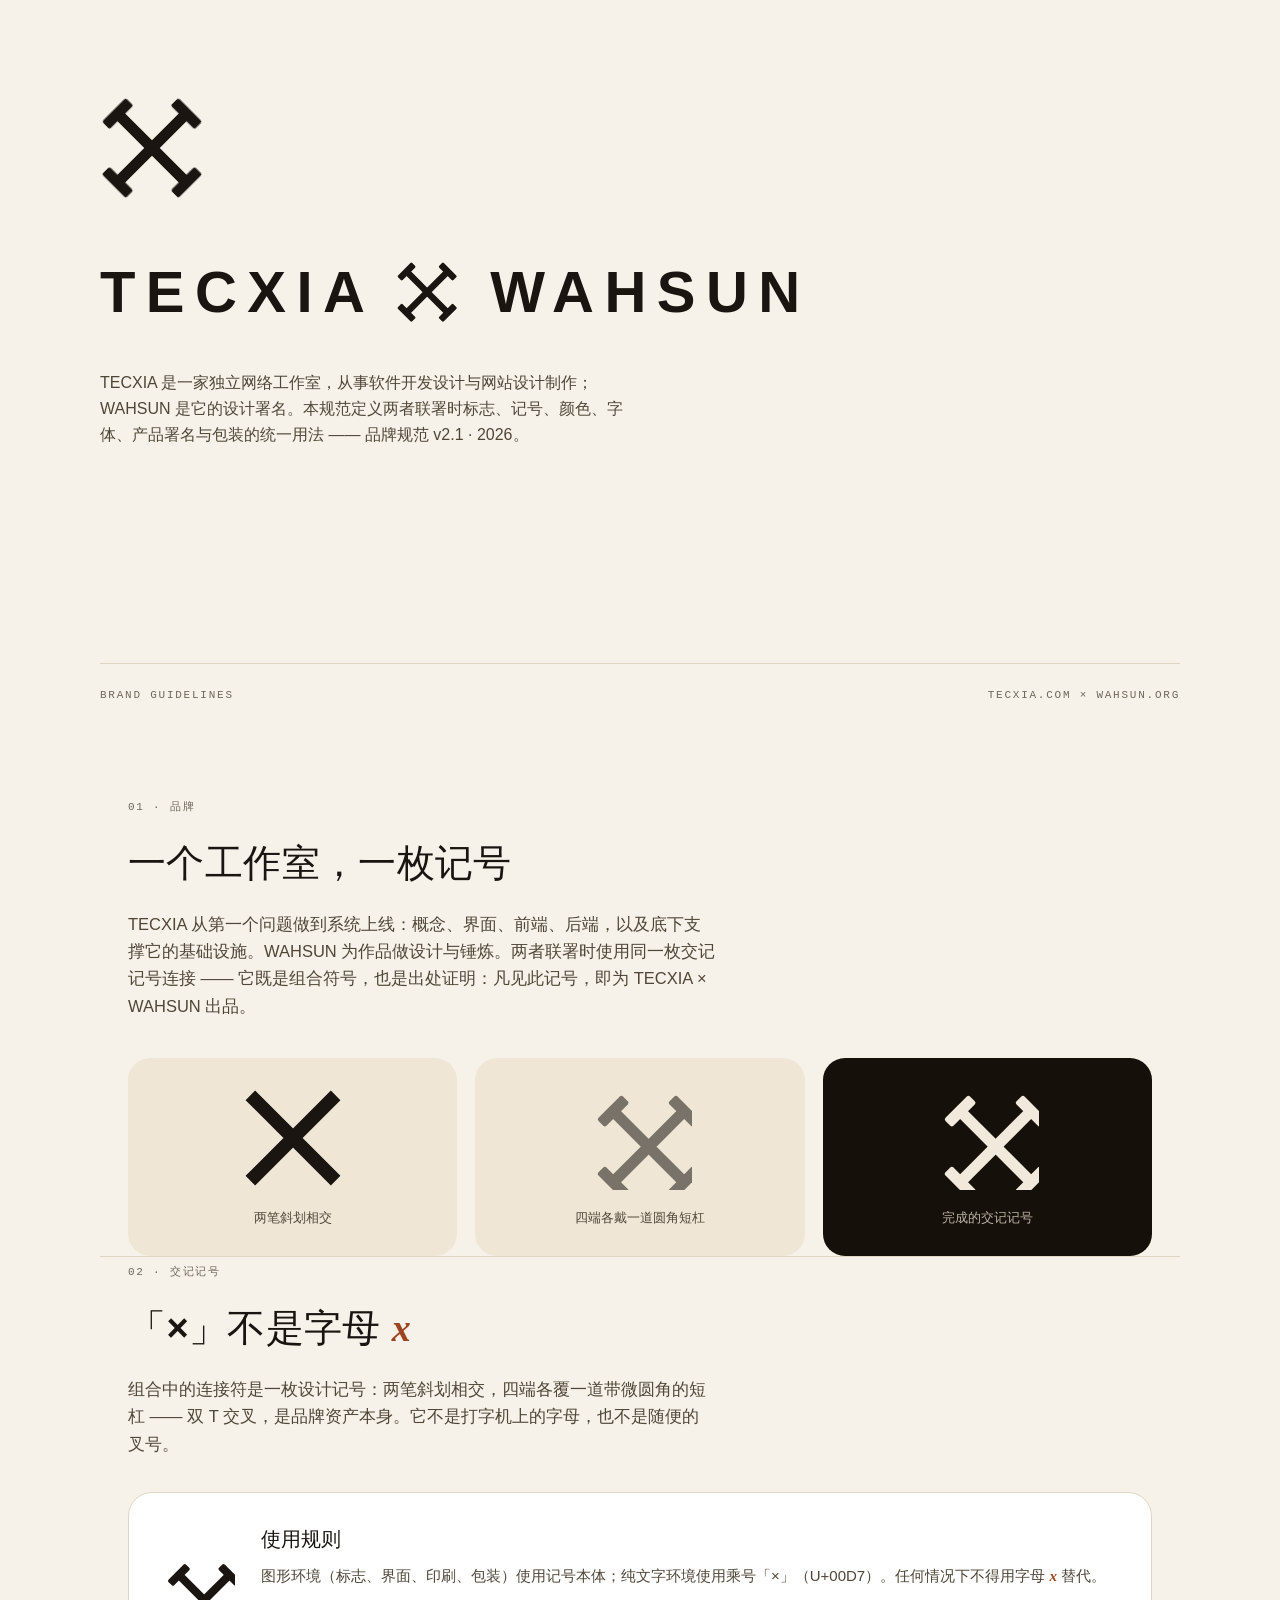
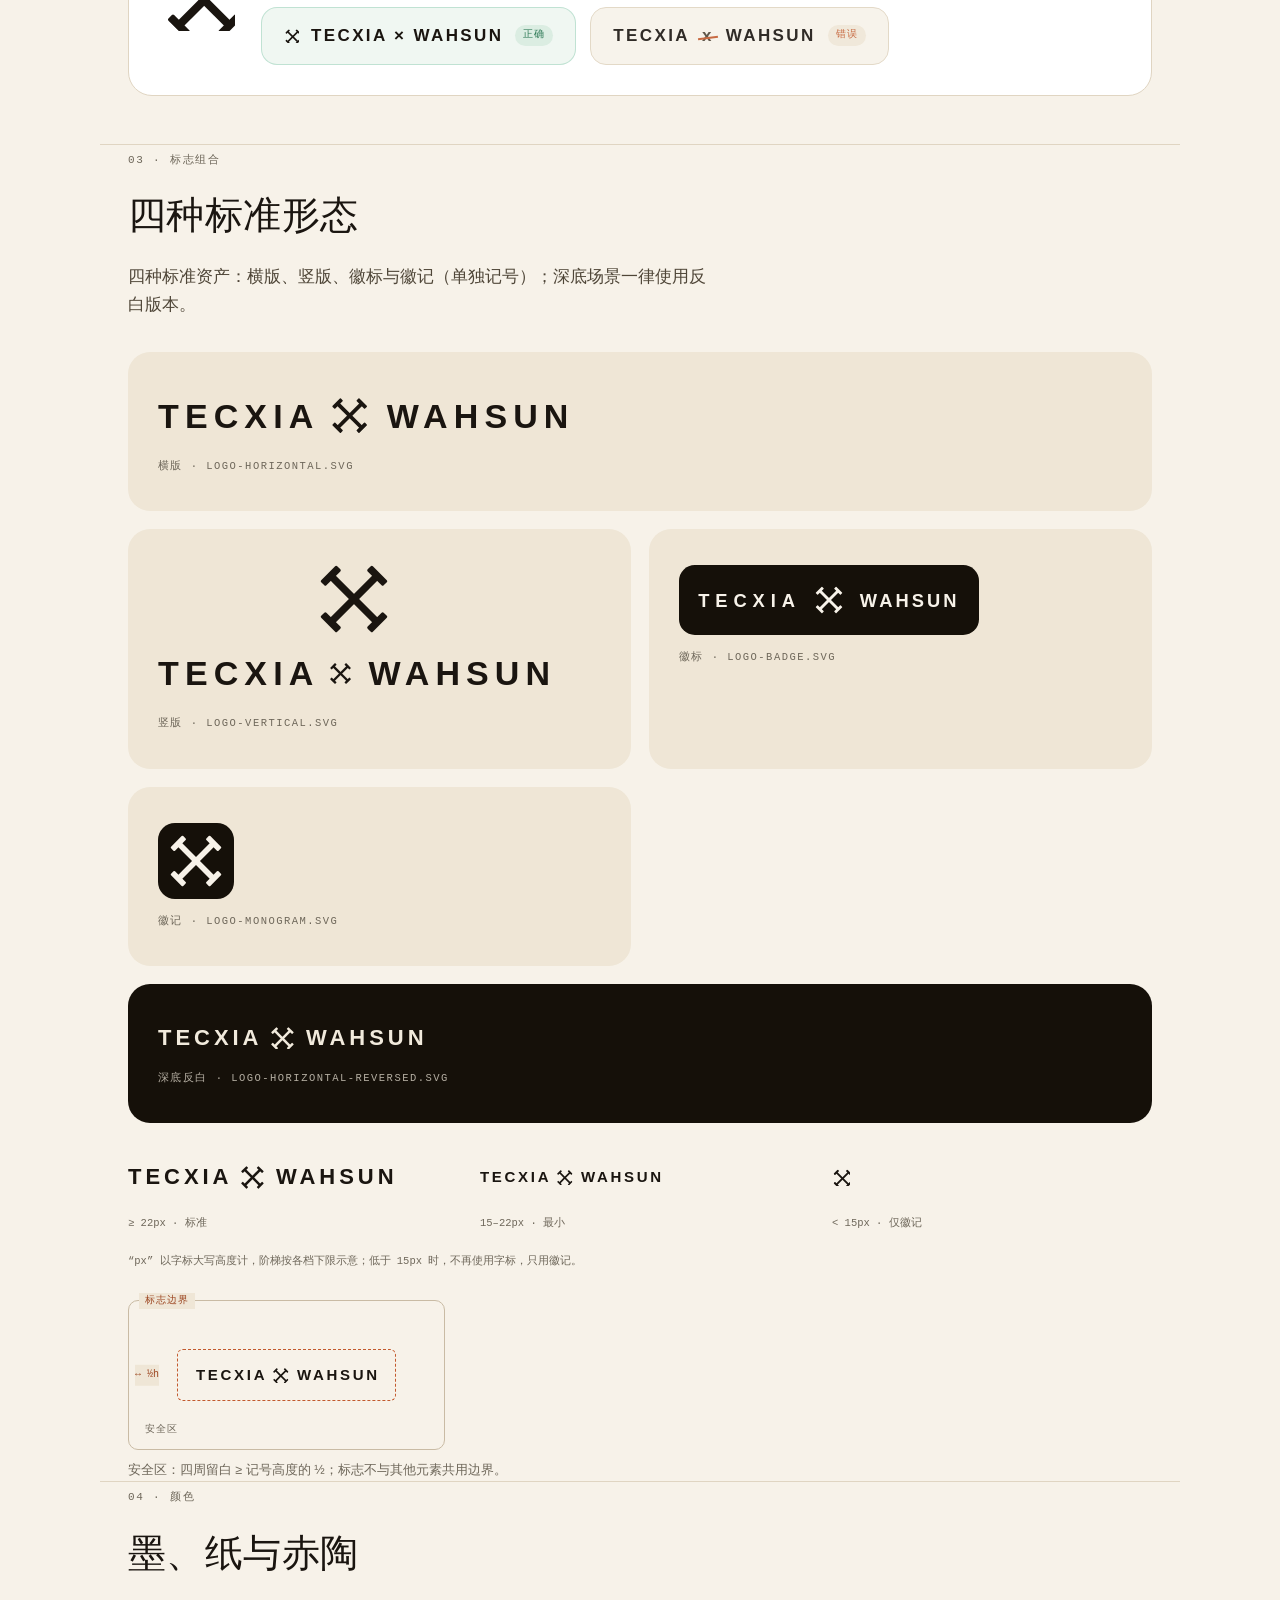
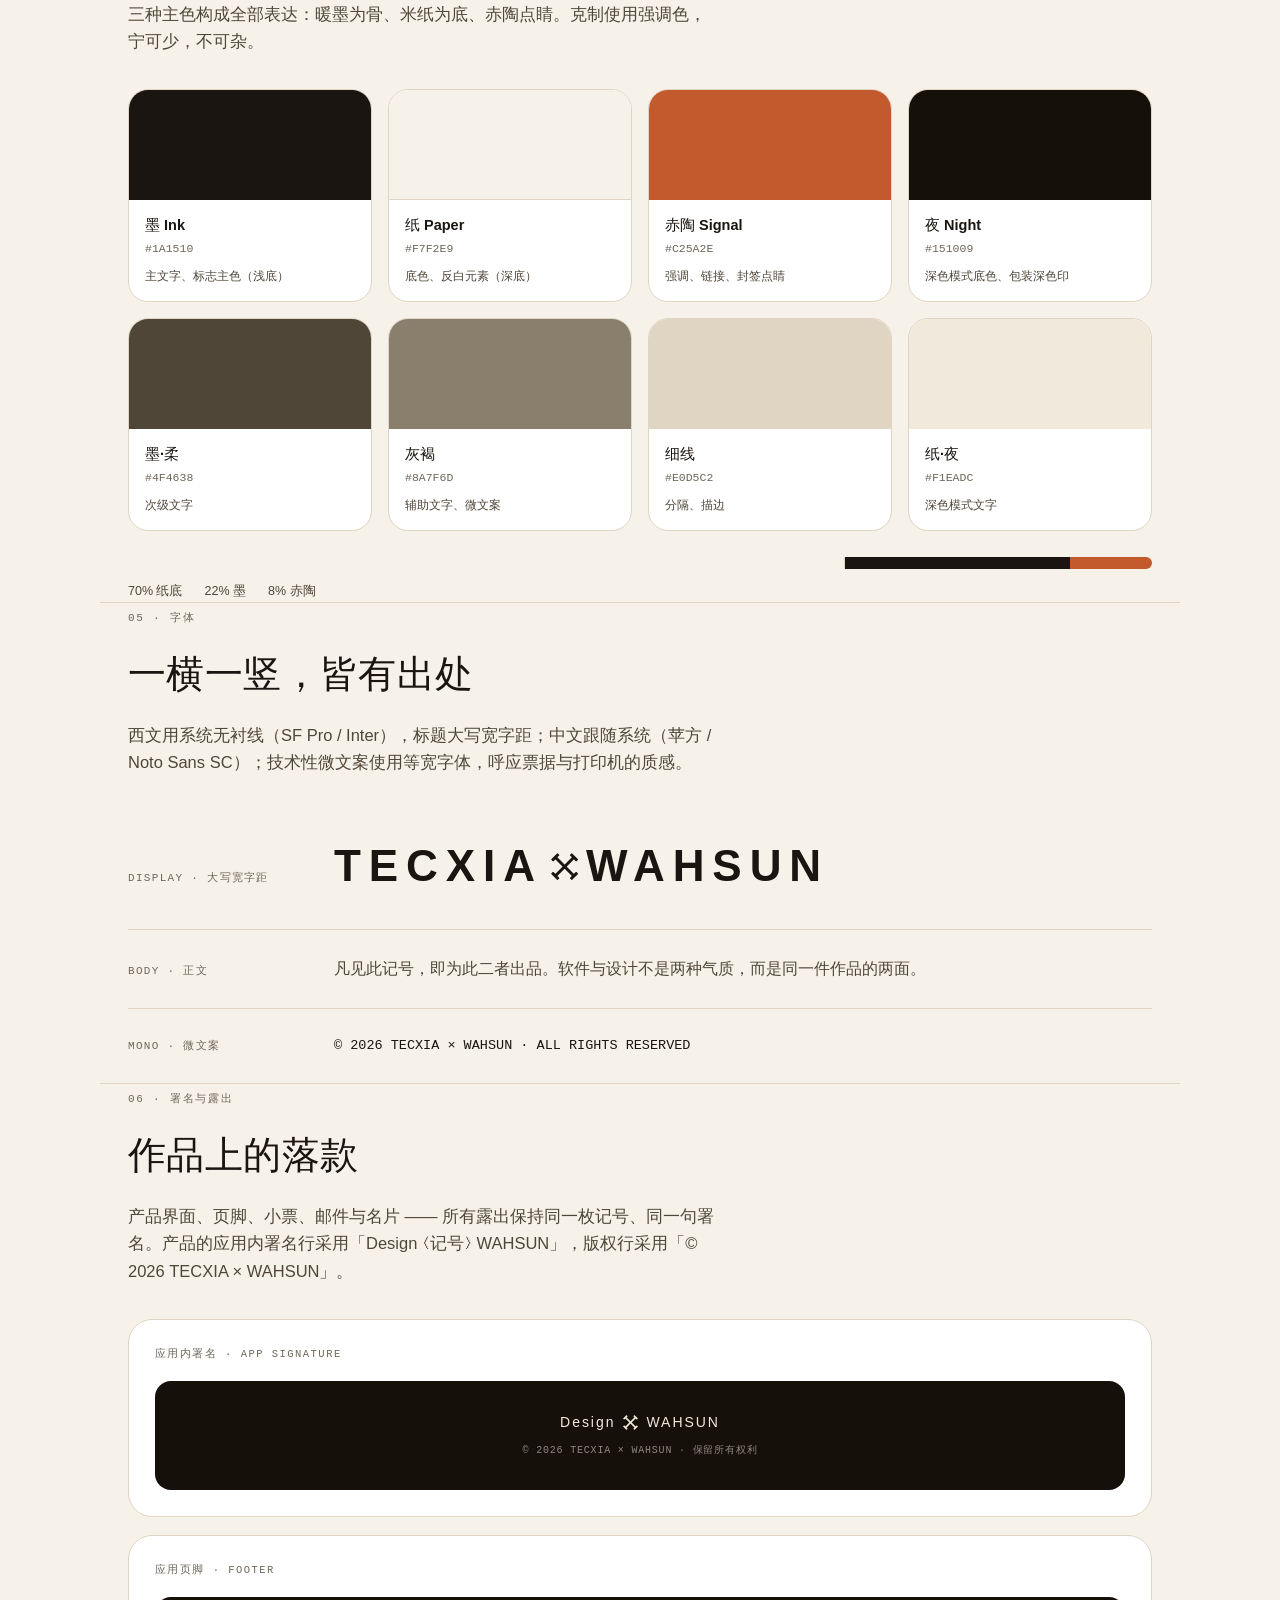
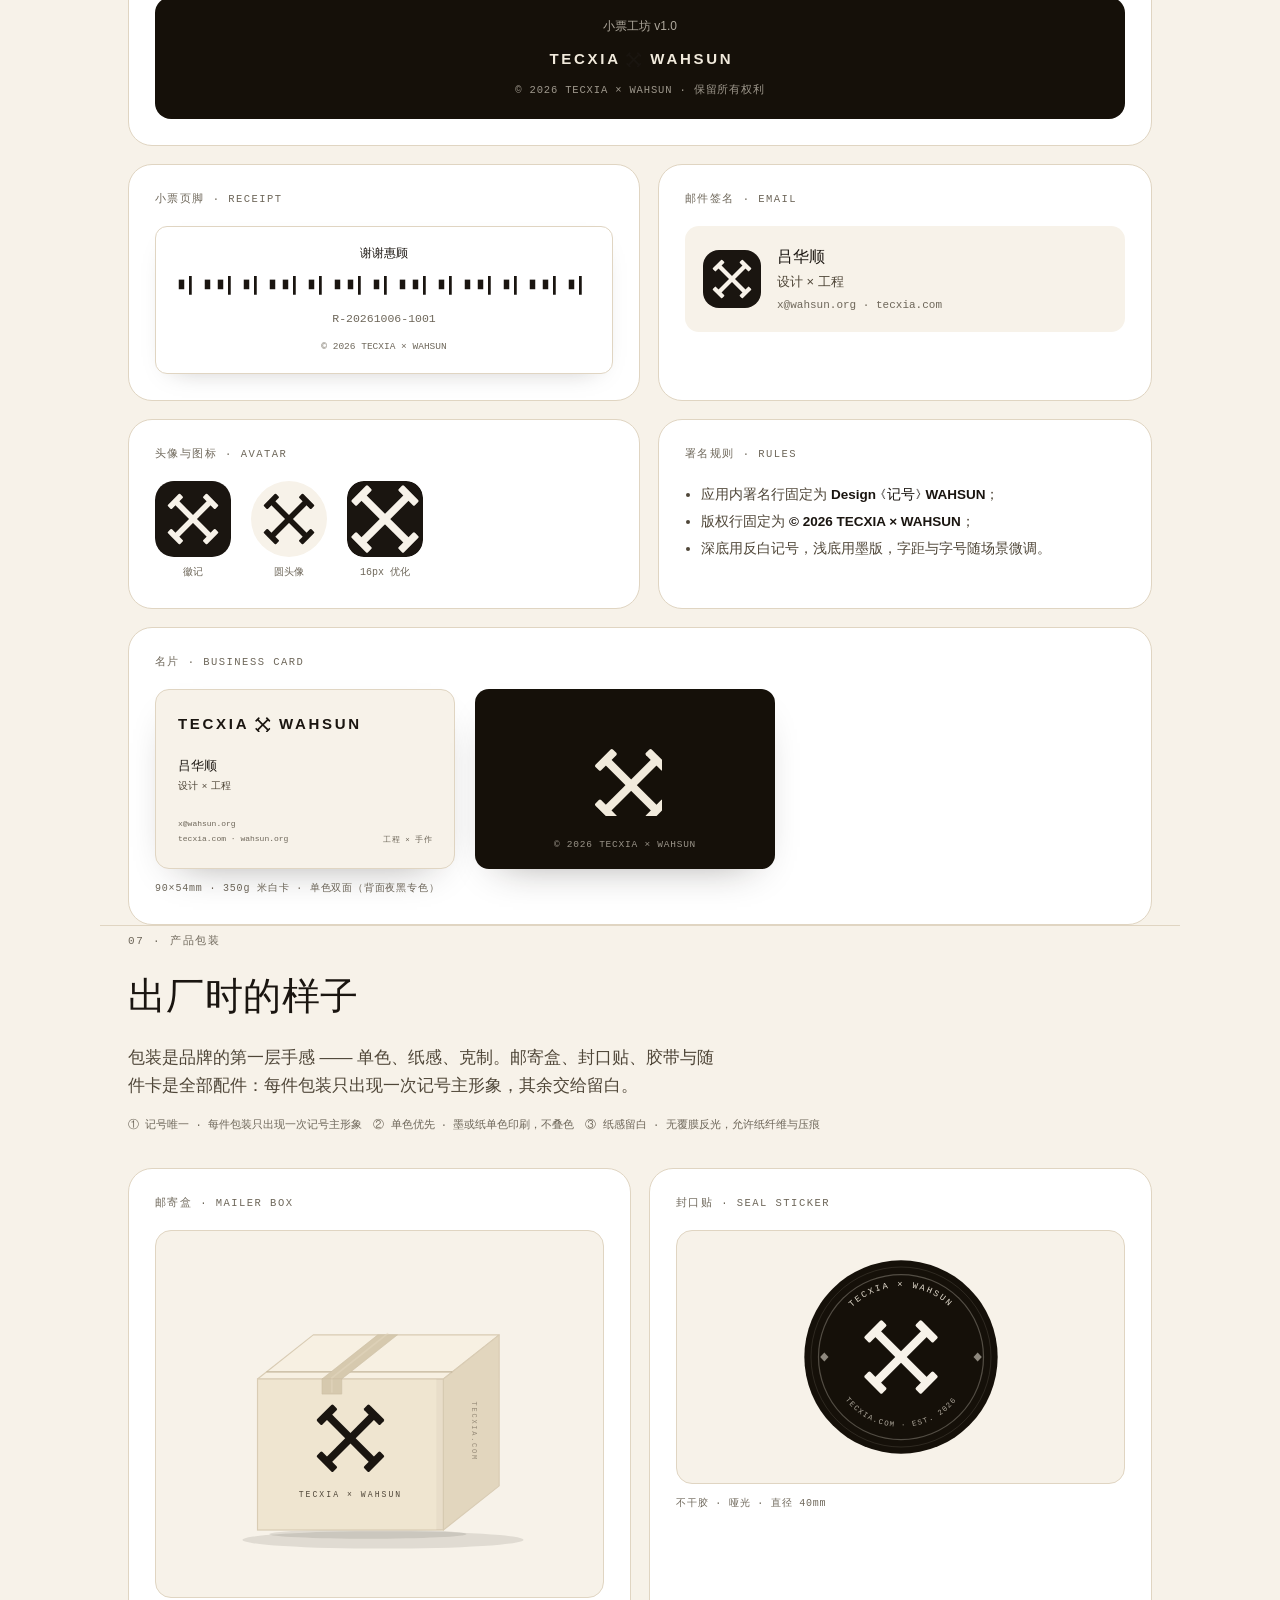
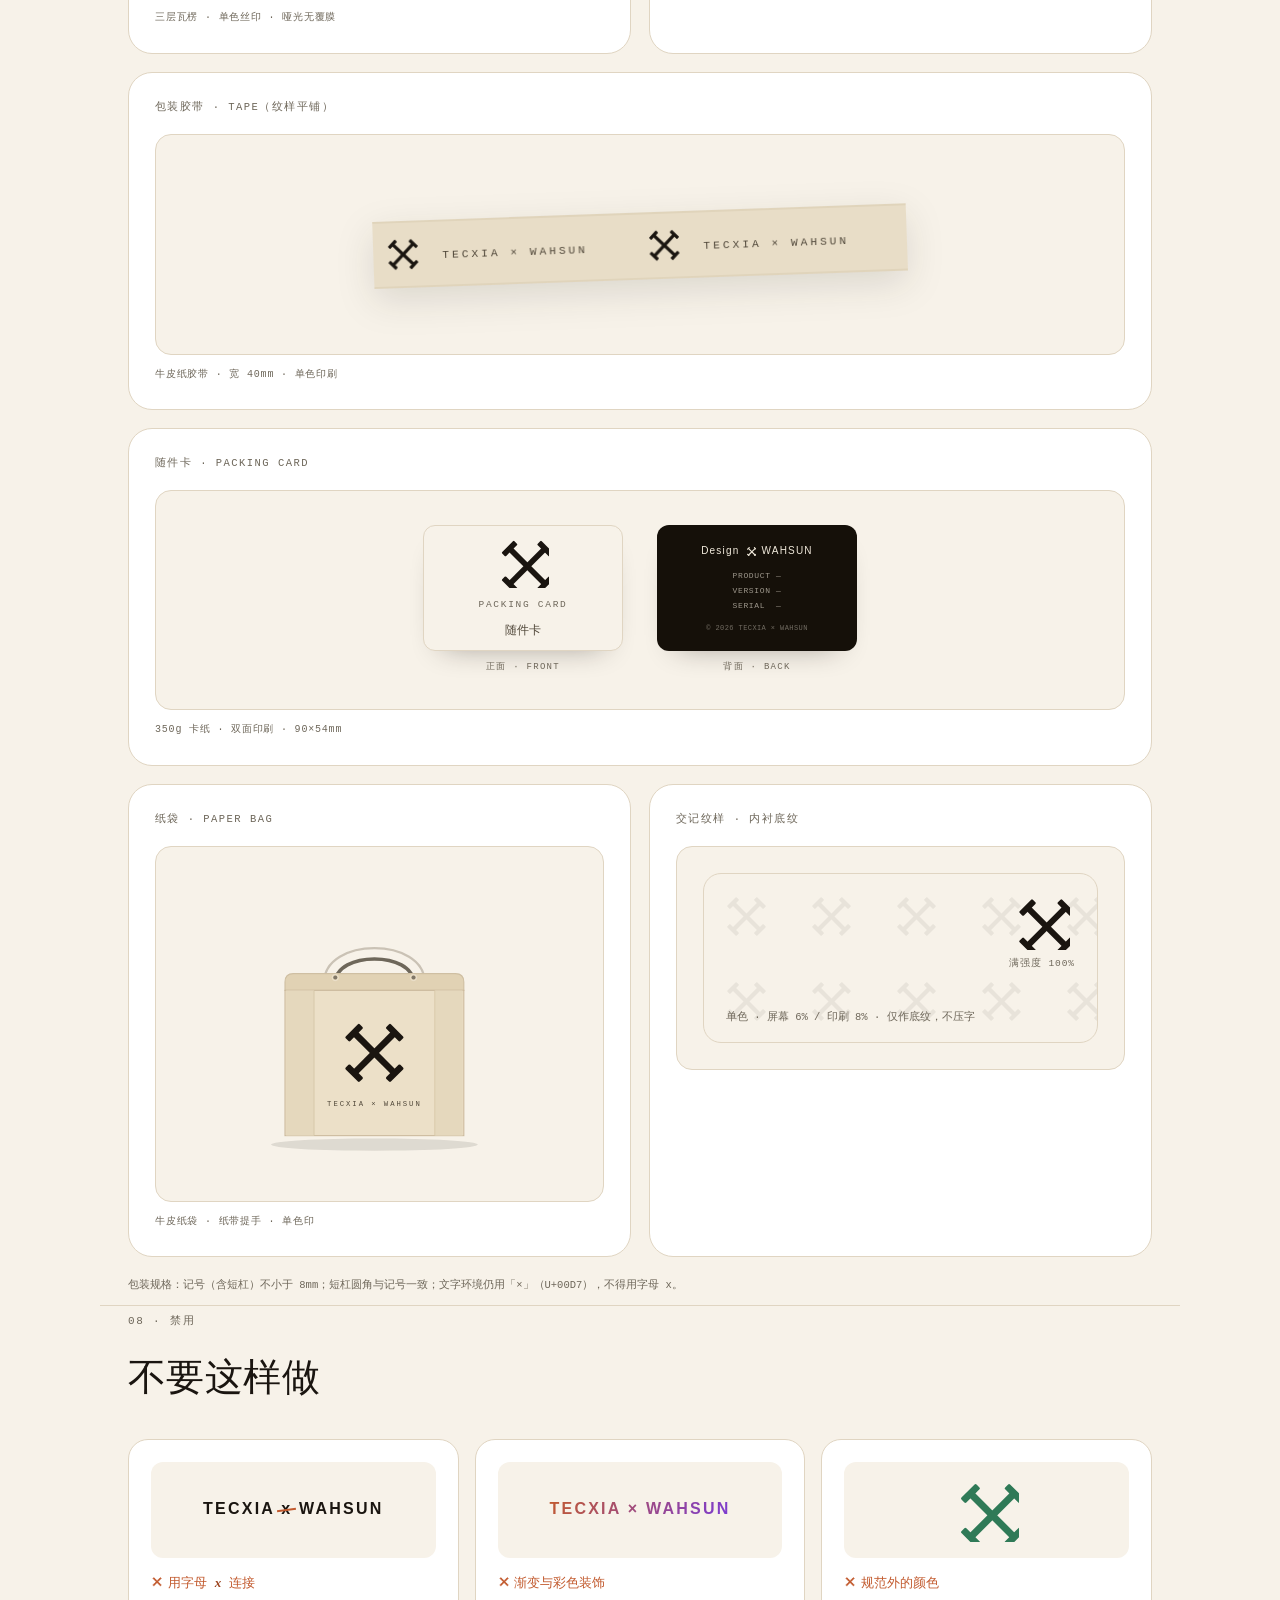
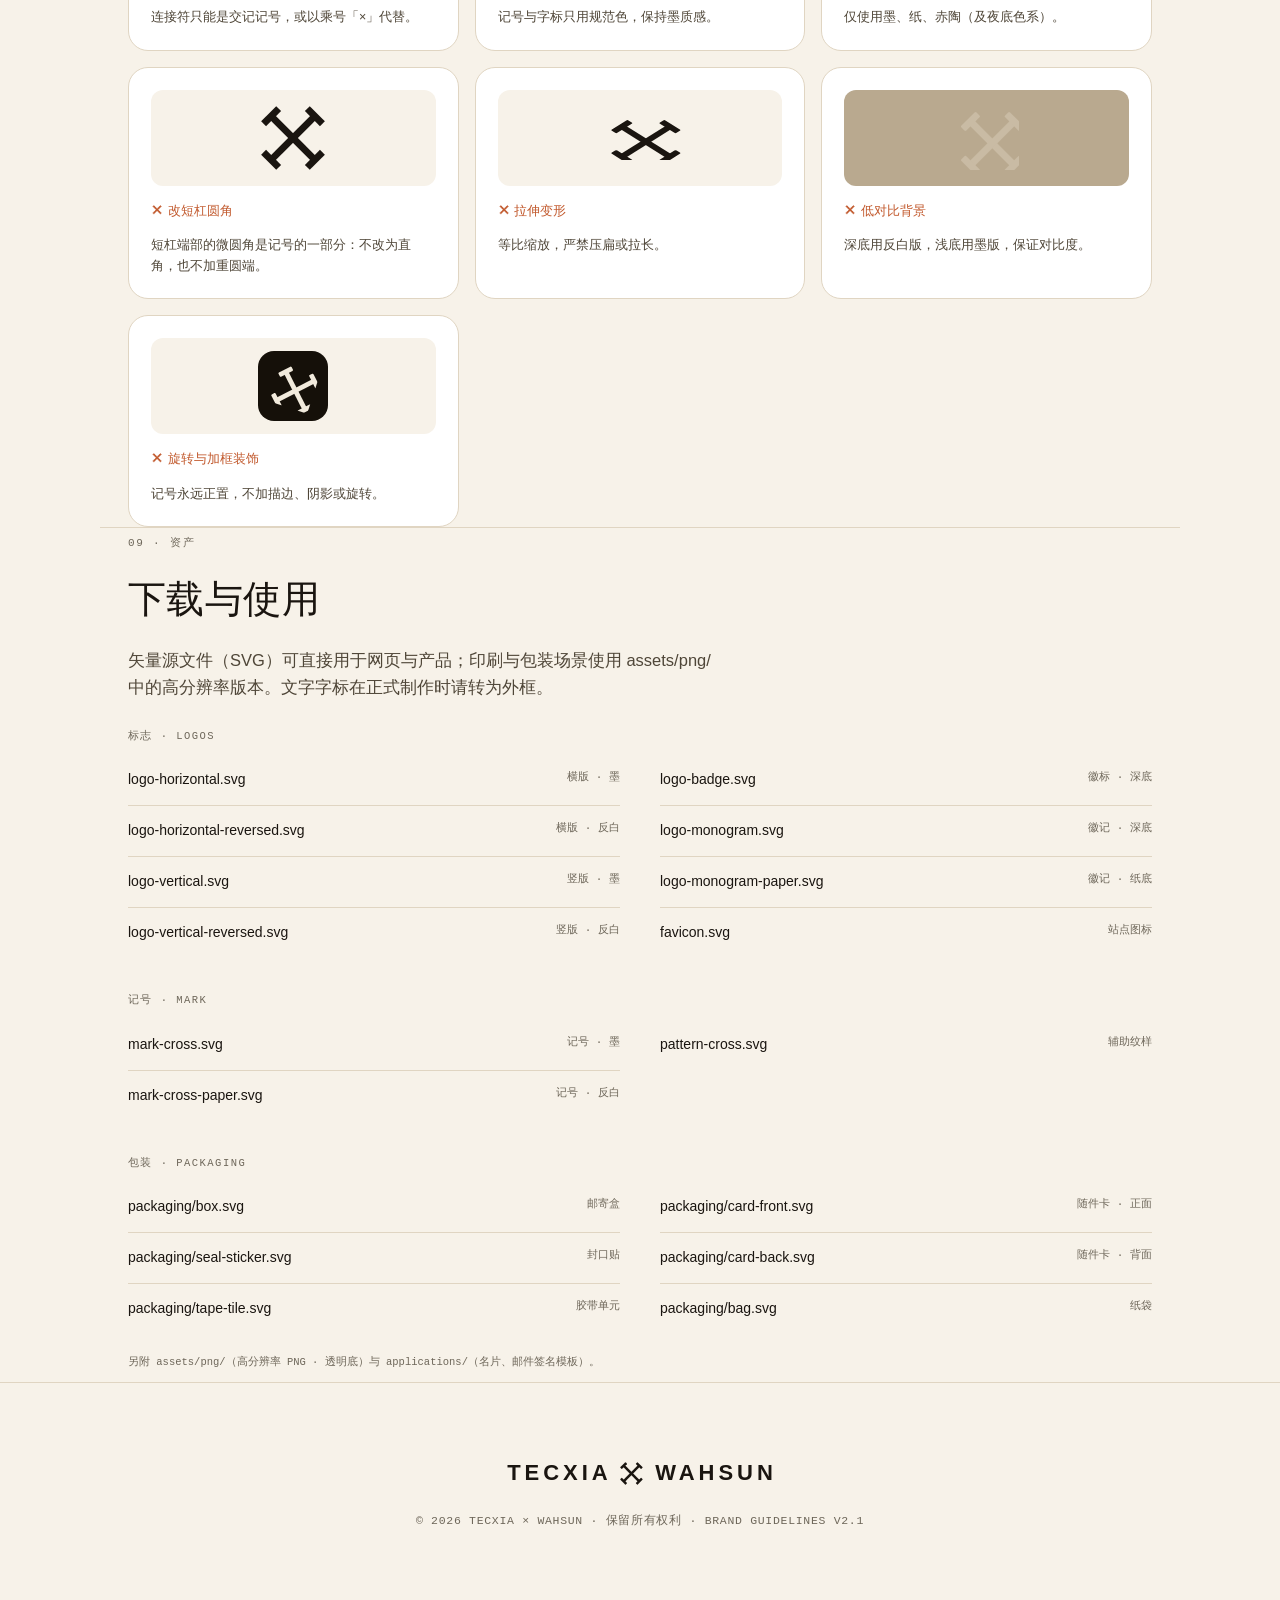
<file: index.html>
<!doctype html>
<html lang="zh-CN">
<head>
<meta charset="utf-8">
<meta name="viewport" content="width=device-width, initial-scale=1">
<title>TECXIA × WAHSUN — 品牌规范</title>
<meta name="description" content="TECXIA × WAHSUN 品牌规范：交记记号（双 T 交叉）、标志组合、颜色、字体、产品署名与包装。× 是设计记号，不是字母 x。">
<link rel="icon" href="assets/favicon.svg" type="image/svg+xml">
<link rel="stylesheet" href="tokens/tokens.css">
<style>
:root{
  --ink:#1A1510; --ink2:#4F4638; --mut:#6E675A;
  --paper:#F7F2E9; --paper2:#EFE6D6; --line:#E0D5C2;
  --sig:#C25A2E; --sig2:#9C4520;
  --night:#151009; --night2:#241C12; --pon:#F1EADC;
  --sans:-apple-system,'SF Pro Display','PingFang SC','Noto Sans SC','Helvetica Neue',Arial,sans-serif;
  --mono:'SF Mono',ui-monospace,Menlo,'JetBrains Mono',Consolas,monospace;
  --maxw:1080px;
}
*{box-sizing:border-box}
html{scroll-behavior:smooth}
body{
  margin:0;background:var(--paper);color:var(--ink);
  font-family:var(--sans);line-height:1.65;
  -webkit-font-smoothing:antialiased;font-synthesis-weight:none;
}
::selection{background:var(--sig);color:var(--paper)}
.wrap{max-width:var(--maxw);margin:0 auto;padding:0 28px}
.eyebrow{font-family:var(--mono);font-size:11px;letter-spacing:.16em;color:#6E675A;text-transform:uppercase}
h2{font-size:clamp(26px,3.6vw,38px);font-weight:600;letter-spacing:.01em;margin:.35em 0 .25em}
.lead{color:var(--ink2);font-size:16.5px;max-width:64ch}
hr.sep{border:0;border-top:1px solid var(--line);margin:0}
section{padding:88px 0}
section + section{border-top:1px solid var(--line)}
.note{color:var(--mut);font-size:12.5px;margin-top:12px}

/* 交记记号 */
.tk{display:block;color:var(--ink)}

/* 锁定组合（HTML 版） */
.lockup{display:inline-flex;align-items:center;gap:.56em;font-weight:600;white-space:nowrap}
.lockup .w{letter-spacing:.18em;margin-right:-.18em}
.lockup .g{width:1.04em;height:1.04em;flex:none}
.lockup.reverse{color:var(--pon)}
.lockup.sm{font-size:15px}
.lockup.md{font-size:22px}
.lockup.lg{font-size:34px}
.lockup.xl{font-size:clamp(28px,7.6vw,58px)}

/* 顶部 */
header.hero{padding:96px 0 88px;position:relative;overflow:hidden;min-height:88vh;display:flex;flex-direction:column}
.hero-mark{display:block;width:104px;height:104px;color:var(--ink);margin:0 0 44px}
.hero-mark .lines path{stroke-dasharray:120;stroke-dashoffset:120;animation:draw 1.1s cubic-bezier(.6,.05,.2,1) forwards}
.hero-mark .lines path:nth-child(2){animation-delay:.18s}
.hero-mark .bars rect{opacity:0;animation:barfade .5s ease forwards}
.hero-mark .bars rect:nth-child(1){animation-delay:.95s}
.hero-mark .bars rect:nth-child(2){animation-delay:1.05s}
.hero-mark .bars rect:nth-child(3){animation-delay:1.15s}
.hero-mark .bars rect:nth-child(4){animation-delay:1.25s}
@keyframes draw{to{stroke-dashoffset:0}}
@keyframes barfade{to{opacity:1}}
.hero-sub{margin-top:30px;color:var(--ink2);font-size:16px;max-width:60ch}
.hero-meta{margin-top:auto;padding-top:22px;display:flex;justify-content:space-between;gap:26px;flex-wrap:wrap;border-top:1px solid var(--line)}

/* 揭示动效 */
.reveal{opacity:0;transform:translateY(18px);transition:opacity .7s cubic-bezier(.2,.6,.2,1),transform .7s cubic-bezier(.2,.6,.2,1)}
.reveal.in{opacity:1;transform:none}
@media (prefers-reduced-motion: reduce){
  .hero-mark .lines path,.hero-mark .bars rect{animation:none!important;opacity:1!important;stroke-dashoffset:0!important}
  .reveal{opacity:1!important;transform:none!important;transition:none!important}
}

/* 记号构造 */
.build{display:grid;grid-template-columns:repeat(3,1fr);gap:18px}
.build .cell{background:var(--paper2);border-radius:22px;padding:28px;display:flex;flex-direction:column;gap:18px;align-items:center}
.build .cell .cap{font-size:12.5px;color:var(--ink2);text-align:center}
.build .cell .tk{width:104px;height:104px}
.build small{color:var(--mut)}

.callout{
  margin-top:34px;background:#fff;border:1px solid var(--line);border-radius:24px;
  padding:30px 32px;display:flex;gap:26px;align-items:center;flex-wrap:wrap;
}
.callout .glyph{width:74px;height:74px;flex:none}
.callout h3{margin:0 0 8px;font-size:20px;font-weight:600}
.callout p{margin:0;color:var(--ink2);font-size:15px}
.cmp{display:flex;gap:14px;margin-top:18px;flex-wrap:wrap}
.cmp .card{border:1px solid var(--line);border-radius:16px;padding:14px 22px;font-weight:600;letter-spacing:.14em;font-size:17px;display:flex;align-items:center;gap:12px;background:var(--paper)}
.cmp .ok{border-color:#3FAA7D44;background:#F0F7F2}
.cmp .bad{opacity:.9}
.cmp .bad .strike{color:var(--ink2)}
.cmp .tag{font-family:var(--mono);font-size:10px;letter-spacing:.1em;padding:2px 8px;border-radius:99px;background:var(--paper2);color:var(--ink2)}
.cmp .ok .tag{background:#DBEDE2;color:#2F7A57}
.lx{font-family:Georgia,'Times New Roman',serif;font-style:italic;color:var(--sig2)}

/* 锁定展示 */
.lock-grid{display:grid;grid-template-columns:1fr 1fr;gap:18px}
.lock-grid .demo{border-radius:22px;padding:36px 30px;display:flex;flex-direction:column;gap:14px;align-items:flex-start}
.lock-grid .on-paper{background:var(--paper2)}
.lock-grid .on-night{background:var(--night)}
.lock-grid .on-night .cap{color:var(--pon);opacity:.72}
.lock-grid .cap{font-family:var(--mono);font-size:10.5px;letter-spacing:.14em;text-transform:uppercase;color:#6E675A}
.lock-grid .on-night .tk,.lock-grid .on-night .lockup{color:var(--pon)}
.lock-wide{grid-column:1/-1}
.sizes{display:grid;grid-template-columns:repeat(3,minmax(0,1fr));gap:32px;align-items:start;margin-top:26px}
.sizes .s{display:flex;flex-direction:column;gap:10px;align-items:flex-start}
.sizes .tier{display:flex;align-items:center;height:56px}
.sizes .s small{font-family:var(--mono);font-size:10.5px;color:#6E675A}
.sizes-note{font-family:var(--mono);font-size:10.5px;color:#6E675A;margin-top:20px}
.clear-demo{position:relative;margin-top:30px}
.clear-demo .frame{border:1px solid #C9BBA4;border-radius:10px;padding:48px;display:inline-block;position:relative}
.clear-demo .inner{border:1px dashed var(--sig);border-radius:6px;padding:12px 18px;display:inline-block;position:relative}
.lab-out{position:absolute;bottom:12px;left:16px;font-family:var(--mono);font-size:9.5px;color:#6E675A;letter-spacing:.1em}
.lab-in{position:absolute;top:-8px;left:10px;background:var(--paper2);padding:0 6px;font-family:var(--mono);font-size:9.5px;color:var(--sig2);letter-spacing:.1em}
.dim-h{position:absolute;left:6px;top:50%;transform:translateY(-50%);font-family:var(--mono);font-size:10px;color:var(--sig2);background:var(--paper2);padding:2px 0;letter-spacing:0}
.clear-note{color:#6E675A;font-size:12.5px;margin-top:10px}

/* 颜色 */
.swatches{display:grid;grid-template-columns:repeat(4,1fr);gap:16px;margin-top:8px}
.sw{border-radius:20px;overflow:hidden;border:1px solid var(--line);background:#fff}
.sw .chip{height:110px}
.sw .meta{padding:14px 16px 16px}
.sw .nm{font-weight:600;font-size:14.5px}
.sw .hx{font-family:var(--mono);font-size:11.5px;color:var(--mut);margin-top:2px}
.sw .us{font-size:12px;color:var(--ink2);margin-top:8px;line-height:1.5}
.ratio{display:flex;height:12px;border-radius:99px;overflow:hidden;margin-top:26px}
.ratio i{display:block;height:100%}
.ratio-note{display:flex;gap:22px;margin-top:12px;flex-wrap:wrap;color:var(--ink2);font-size:12.5px}

/* 字体 */
.type-row{display:grid;grid-template-columns:180px 1fr;gap:26px;padding:26px 0;border-top:1px solid var(--line);align-items:baseline}
.type-row:first-of-type{border-top:0}
.type-row .label{font-family:var(--mono);font-size:11px;letter-spacing:.12em;color:var(--mut);text-transform:uppercase}
.type-display{font-size:clamp(26px,4vw,44px);font-weight:600;letter-spacing:.18em;margin-right:-.18em;display:inline-flex;align-items:center}
.type-body{font-size:16px;color:var(--ink2)}
.type-mono{font-family:var(--mono);font-size:13.5px;color:var(--ink)}

/* 应用网格 */
.apps{display:grid;grid-template-columns:1fr 1fr;gap:18px}
.app-card{background:#fff;border:1px solid var(--line);border-radius:24px;padding:26px;display:flex;flex-direction:column;gap:18px}
.app-card .cap{font-family:var(--mono);font-size:10.5px;letter-spacing:.14em;color:var(--mut);text-transform:uppercase}
.app-card.wide{grid-column:1/-1}
.app-foot{background:var(--night);border-radius:16px;padding:20px 22px;display:flex;flex-direction:column;gap:10px;align-items:center}
.app-foot .ver{color:var(--pon);opacity:.7;font-size:12px}
.app-foot .cr{color:var(--pon);opacity:.62;font-family:var(--mono);font-size:10.5px;letter-spacing:.08em}
.sig-strip{background:var(--night);border-radius:16px;padding:30px 22px;display:flex;flex-direction:column;gap:9px;align-items:center}
.sig-strip .row{color:var(--pon);font-size:14px;font-weight:500;letter-spacing:.14em;display:inline-flex;align-items:center;gap:8px}
.sig-strip .row .tk{width:15px;height:15px;color:var(--pon)}
.sig-strip .sub{color:var(--pon);opacity:.55;font-family:var(--mono);font-size:10px;letter-spacing:.08em}
.mini-receipt{background:#fff;border:1px solid var(--line);border-radius:12px;padding:18px 20px;font-family:var(--mono);font-size:11.5px;color:var(--ink);box-shadow:0 10px 26px -18px rgba(26,21,16,.35)}
.mini-receipt .center{text-align:center}
.mini-receipt .bk{margin:12px 0;font-size:22px;letter-spacing:2px;line-height:1;overflow:hidden;white-space:nowrap;color:var(--ink)}
.sig{display:flex;gap:16px;align-items:center;background:var(--paper);border-radius:14px;padding:18px}
.sig .av{width:58px;height:58px;border-radius:16px;overflow:hidden;flex:none}
.sig .nm{font-weight:600}
.sig .role{color:var(--ink2);font-size:13px}
.sig .ct{font-family:var(--mono);font-size:11px;color:var(--mut);margin-top:4px}
.rules-list{margin:0;padding-left:1.2em;color:var(--ink2);font-size:13.5px;line-height:2}
.rules-list b{color:var(--ink)}
.icons-demo{display:flex;gap:20px;align-items:center;flex-wrap:wrap}
.icons-demo .ic{display:flex;flex-direction:column;gap:8px;align-items:center;font-family:var(--mono);font-size:10px;color:var(--mut)}
.icons-demo .sq{width:76px;height:76px;border-radius:19px;overflow:hidden}
.icons-demo .ci{width:76px;height:76px;border-radius:50%;overflow:hidden}
.cards-demo{display:flex;gap:20px;flex-wrap:wrap;align-items:flex-start}
.bcard{width:300px;height:180px;border-radius:14px;position:relative;overflow:hidden;box-shadow:0 16px 40px -24px rgba(26,21,16,.45)}
.bcard .pad{position:absolute;inset:22px}
.bcard.front{background:var(--paper);border:1px solid var(--line)}
.bcard.back{background:var(--night)}
.bcard.back .tk{position:absolute;left:50%;top:50%;width:74px;height:74px;transform:translate(-50%,-50%);color:var(--pon)}
.bcard .lnk{position:absolute;right:22px;bottom:18px;font-family:var(--mono);font-size:9.5px;color:var(--mut);letter-spacing:.08em}
.bcard .vnm{font-size:13px;font-weight:600;line-height:1.3}
.bcard .vrole{font-size:9.5px;color:var(--ink2);margin-top:3px;letter-spacing:.04em}
.bcard .vfoot{display:flex;justify-content:space-between;align-items:flex-end;gap:10px}
.bcard .vct{font-family:var(--mono);font-size:8px;color:var(--mut);line-height:1.9;white-space:nowrap}
.bcard .vtag{font-family:var(--mono);font-size:7.5px;color:var(--mut);letter-spacing:.06em;white-space:nowrap}

/* 产品包装 */
.pkg-grid{display:grid;grid-template-columns:1fr 1fr;gap:18px}
.pkg-card{background:#fff;border:1px solid var(--line);border-radius:24px;padding:26px;display:flex;flex-direction:column;gap:18px}
.pkg-card .cap{font-family:var(--mono);font-size:10.5px;letter-spacing:.14em;color:var(--mut);text-transform:uppercase}
.pkg-card.wide{grid-column:1/-1}
.pkg-fig{border-radius:16px;background:var(--paper);border:1px solid var(--line);padding:26px;display:flex;align-items:center;justify-content:center;min-height:240px}
.pkg-fig svg{max-width:100%;height:auto}
.pkg-note{font-family:var(--mono);font-size:10px;color:var(--mut);letter-spacing:.08em;margin-top:-6px}
.tape-fig .strip{filter:drop-shadow(0 12px 18px rgba(26,21,16,.12))}
.mini-cards{display:flex;gap:34px;flex-wrap:wrap;justify-content:center}
.mini-col{display:flex;flex-direction:column;gap:9px;align-items:center}
.mini-lab{font-family:var(--mono);font-size:9px;letter-spacing:.14em;color:var(--mut)}
.mini-card{width:200px;height:126px;border-radius:12px;display:flex;flex-direction:column;align-items:center;justify-content:center;gap:9px;box-shadow:0 14px 30px -20px rgba(26,21,16,.45)}
.mini-card.mcf{background:var(--paper);border:1px solid var(--line)}
.mini-card.mcb{background:var(--night)}
.mini-card.mcf .tk{width:52px;height:52px}
.mini-card .mcf-t{font-family:var(--mono);font-size:9.5px;letter-spacing:.18em;color:var(--mut)}
.mini-card .mcf-s{font-size:12px;color:var(--ink2)}
.mini-card.mcb .mcb-row{color:var(--pon);font-size:10px;font-weight:500;letter-spacing:.12em;display:inline-flex;align-items:center;gap:6px}
.mini-card.mcb .mcb-row .tk{width:10px;height:10px;color:var(--pon)}
.mini-card.mcb .mcb-sn{font-family:var(--mono);font-size:8px;color:var(--pon);opacity:.62;letter-spacing:.08em;text-align:center;line-height:1.9}
.mini-card.mcb .mcb-cr{font-family:var(--mono);font-size:7px;color:var(--pon);opacity:.42;letter-spacing:.06em}
.wm{position:relative;border-radius:18px;background:var(--paper);border:1px solid var(--line);height:170px;overflow:hidden}
.wm .pat{position:absolute;inset:0;background-image:url(assets/pattern-cross.svg);background-size:85px 85px;opacity:.9}
.wm .txt{position:absolute;left:22px;bottom:16px;font-family:var(--mono);font-size:10.5px;color:#6E675A}
.wm .big{position:absolute;right:22px;top:20px;display:flex;flex-direction:column;align-items:center;gap:6px}
.wm .big small{font-family:var(--mono);font-size:9.5px;color:#6E675A;letter-spacing:.1em}

/* 禁用 */
.donts{display:grid;grid-template-columns:repeat(3,1fr);gap:16px}
.dont{border:1px solid var(--line);border-radius:20px;background:#fff;padding:22px;display:flex;flex-direction:column;gap:14px}
.dont .demo{height:96px;display:flex;align-items:center;justify-content:center;border-radius:12px;background:var(--paper);overflow:hidden}
.dont .bad{color:var(--sig);font-weight:700;font-size:13px;display:flex;gap:8px;align-items:center}
.dont .why{font-size:12.5px;color:var(--ink2)}
.strike{position:relative;font-weight:600;letter-spacing:.14em}
.strike::after{content:"";position:absolute;left:-4px;right:-4px;top:54%;height:2px;background:var(--sig);transform:rotate(-7deg)}
.grad{background:linear-gradient(120deg,#C25A2E,#7A3BD6);-webkit-background-clip:text;background-clip:text;color:transparent}
.squish{transform:scaleX(1.6)}
.spinner-demo{width:70px;height:70px;display:flex;align-items:center;justify-content:center;border-radius:16px;background:var(--night)}
.spinner-demo .tk{color:var(--pon);width:44px;height:44px;transform:rotate(18deg)}

/* 资产 */
.assets{display:grid;grid-template-columns:1fr 1fr;gap:0 40px}
.asset-row{display:flex;justify-content:space-between;gap:16px;padding:13px 0;border-top:1px solid var(--line);font-size:14px}
.asset-row:first-child{border-top:0}
.asset-row a{color:var(--ink);text-decoration:none;border-bottom:1px solid transparent;font-weight:500}
.asset-row a:hover{border-bottom-color:var(--sig);color:var(--sig2)}
.asset-row .sz{font-family:var(--mono);font-size:11px;color:var(--mut)}
.asset-group-title{font-family:var(--mono);font-size:10.5px;letter-spacing:.14em;color:var(--mut);text-transform:uppercase;margin:34px 0 10px}
.asset-group-title:first-child{margin-top:0}

/* 页脚 */
footer{padding:72px 0 84px;border-top:1px solid var(--line)}
.foot-inner{display:flex;flex-direction:column;gap:20px;align-items:center;text-align:center}
.foot-cr{font-family:var(--mono);font-size:11.5px;color:var(--mut);letter-spacing:.06em}

@media (max-width:860px){
  .build,.lock-grid,.swatches,.apps,.pkg-grid,.donts,.assets{grid-template-columns:1fr 1fr}
  section{padding:64px 0}
}
@media (max-width:600px){
  .build,.lock-grid,.apps,.pkg-grid,.donts,.assets,.swatches,.sizes{grid-template-columns:1fr}
  .lock-wide{grid-column:auto}
  .app-card.wide,.pkg-card.wide{grid-column:auto}
  .type-row{grid-template-columns:1fr;gap:8px}
  .wrap{padding:0 20px}
  .sizes{gap:26px}
  .hero-mark{width:76px;height:76px;margin:0 0 32px}
}
</style>
</head>
<body>

<!-- 记号与纹样定义 -->
<svg width="0" height="0" style="position:absolute" aria-hidden="true">
  <symbol id="tk" viewBox="-10 -10 120 120">
    <g fill="none" stroke="currentColor" stroke-width="13" stroke-linecap="butt">
      <path d="M9 9 L91 91"/><path d="M91 9 L9 91"/>
    </g>
    <g fill="currentColor">
      <rect x="-20" y="-6.5" width="40" height="13" rx="2.6" transform="translate(9,9) rotate(-45)"/>
      <rect x="-20" y="-6.5" width="40" height="13" rx="2.6" transform="translate(91,91) rotate(-45)"/>
      <rect x="-20" y="-6.5" width="40" height="13" rx="2.6" transform="translate(91,9) rotate(45)"/>
      <rect x="-20" y="-6.5" width="40" height="13" rx="2.6" transform="translate(9,91) rotate(45)"/>
    </g>
  </symbol>
  <pattern id="tapepat" x="0" y="36" width="280" height="72" patternUnits="userSpaceOnUse">
    <rect width="280" height="72" fill="#E8DDC7"/>
    <line x1="0" y1="1" x2="280" y2="1" stroke="#D8CBB2" stroke-width="1.5" opacity="0.7"/>
    <line x1="0" y1="71" x2="280" y2="71" stroke="#D8CBB2" stroke-width="1.5" opacity="0.7"/>
    <g transform="translate(32.36,22.36) scale(0.2728)">
      <g fill="none" stroke="#1A1510" stroke-width="13" stroke-linecap="butt"><path d="M9 9 L91 91"/><path d="M91 9 L9 91"/></g>
      <g fill="#1A1510">
        <rect x="-20" y="-6.5" width="40" height="13" rx="2.6" transform="translate(9,9) rotate(-45)"/>
        <rect x="-20" y="-6.5" width="40" height="13" rx="2.6" transform="translate(91,91) rotate(-45)"/>
        <rect x="-20" y="-6.5" width="40" height="13" rx="2.6" transform="translate(91,9) rotate(45)"/>
        <rect x="-20" y="-6.5" width="40" height="13" rx="2.6" transform="translate(9,91) rotate(45)"/>
      </g>
    </g>
    <text x="88" y="41.5" font-family="'SF Mono',ui-monospace,Menlo,monospace" font-size="12" letter-spacing="3.2" fill="#4F4638">TECXIA × WAHSUN</text>
  </pattern>
</svg>

<main>

<!-- 封面 -->
<header class="hero wrap">
  <svg class="hero-mark" viewBox="-12 -12 124 124" aria-hidden="true">
    <g class="lines" fill="none" stroke="currentColor" stroke-width="13" stroke-linecap="butt">
      <path d="M9 9 L91 91"/><path d="M91 9 L9 91"/>
    </g>
    <g class="bars" fill="currentColor">
      <rect x="-20" y="-6.5" width="40" height="13" rx="2.6" transform="translate(9,9) rotate(-45)"/>
      <rect x="-20" y="-6.5" width="40" height="13" rx="2.6" transform="translate(91,91) rotate(-45)"/>
      <rect x="-20" y="-6.5" width="40" height="13" rx="2.6" transform="translate(91,9) rotate(45)"/>
      <rect x="-20" y="-6.5" width="40" height="13" rx="2.6" transform="translate(9,91) rotate(45)"/>
    </g>
  </svg>
  <span class="lockup xl"><span class="w">TECXIA</span><svg class="tk g"><use href="#tk"/></svg><span class="w">WAHSUN</span></span>
  <p class="hero-sub">TECXIA 是一家独立网络工作室，从事软件开发设计与网站设计制作；WAHSUN 是它的设计署名。本规范定义两者联署时标志、记号、颜色、字体、产品署名与包装的统一用法 —— 品牌规范 v2.1 · 2026。</p>
  <div class="hero-meta">
    <span class="eyebrow">Brand Guidelines</span>
    <span class="eyebrow">TECXIA.COM × WAHSUN.ORG</span>
  </div>
</header>

<!-- 01 品牌 -->
<section class="wrap" id="brand">
  <div class="reveal">
    <span class="eyebrow">01 · 品牌</span>
    <h2>一个工作室，一枚记号</h2>
    <p class="lead">TECXIA 从第一个问题做到系统上线：概念、界面、前端、后端，以及底下支撑它的基础设施。WAHSUN 为作品做设计与锤炼。两者联署时使用同一枚交记记号连接 —— 它既是组合符号，也是出处证明：凡见此记号，即为 TECXIA × WAHSUN 出品。</p>
  </div>
  <div class="build reveal" style="margin-top:38px">
    <div class="cell">
      <svg class="tk" viewBox="0 0 100 100"><path d="M9 9 L91 91 M91 9 L9 91" stroke="currentColor" stroke-width="13" fill="none" stroke-linecap="butt"/></svg>
      <span class="cap">两笔斜划相交</span>
    </div>
    <div class="cell">
      <svg class="tk" viewBox="-10 -10 120 120" style="opacity:.55"><use href="#tk"/></svg>
      <span class="cap">四端各戴一道圆角短杠</span>
    </div>
    <div class="cell" style="background:var(--night)">
      <svg class="tk" viewBox="-10 -10 120 120" style="color:var(--pon)"><use href="#tk"/></svg>
      <span class="cap" style="color:var(--pon);opacity:.75">完成的交记记号</span>
    </div>
  </div>
</section>

<!-- 02 记号规则 -->
<section class="wrap" id="mark">
  <div class="reveal">
    <span class="eyebrow">02 · 交记记号</span>
    <h2>「×」不是字母 <i class="lx">x</i></h2>
    <p class="lead">组合中的连接符是一枚设计记号：两笔斜划相交，四端各覆一道带微圆角的短杠 —— 双 T 交叉，是品牌资产本身。它不是打字机上的字母，也不是随便的叉号。</p>
    <div class="callout">
      <svg class="tk glyph" viewBox="-10 -10 120 120"><use href="#tk"/></svg>
      <div style="flex:1;min-width:260px">
        <h3>使用规则</h3>
        <p>图形环境（标志、界面、印刷、包装）使用记号本体；纯文字环境使用乘号「×」（U+00D7）。<b>任何情况下不得用字母 <i class="lx">x</i> 替代。</b></p>
        <div class="cmp">
          <span class="card ok"><svg class="tk" style="width:15px;height:15px" viewBox="-10 -10 120 120"><use href="#tk"/></svg>TECXIA × WAHSUN <span class="tag">正确</span></span>
          <span class="card bad">TECXIA <b class="strike">x</b> WAHSUN <span class="tag" style="color:var(--sig)">错误</span></span>
        </div>
      </div>
    </div>
    <p class="sizes-note reveal">几何（100 单位制）：短杠长 ≈ 记号的 40%，杠端微圆角为固定值；等比缩放，圆角与端点不得改动。</p>
  </div>
</section>

<!-- 03 标志组合 -->
<section class="wrap" id="lockups">
  <div class="reveal">
    <span class="eyebrow">03 · 标志组合</span>
    <h2>四种标准形态</h2>
    <p class="lead">四种标准资产：横版、竖版、徽标与徽记（单独记号）；深底场景一律使用反白版本。</p>
  </div>
  <div class="lock-grid reveal" style="margin-top:34px">
    <div class="demo on-paper lock-wide">
      <span class="lockup lg"><span class="w">TECXIA</span><svg class="tk g"><use href="#tk"/></svg><span class="w">WAHSUN</span></span>
      <span class="cap">横版 · logo-horizontal.svg</span>
    </div>
    <div class="demo on-paper">
      <span class="lockup lg" style="flex-direction:column;gap:.35em">
        <svg class="tk g" style="font-size:34px;width:2em;height:2em"><use href="#tk"/></svg>
        <span style="display:inline-flex;align-items:center;gap:.5em"><span class="w">TECXIA</span><svg class="tk g" style="width:.62em;height:.62em"><use href="#tk"/></svg><span class="w">WAHSUN</span></span>
      </span>
      <span class="cap">竖版 · logo-vertical.svg</span>
    </div>
    <div class="demo on-paper">
      <img src="assets/logo-badge.svg" alt="徽标" style="width:100%;max-width:300px;display:block">
      <span class="cap">徽标 · logo-badge.svg</span>
    </div>
    <div class="demo on-paper">
      <img src="assets/logo-monogram.svg" alt="徽记" style="width:76px;height:76px;display:block">
      <span class="cap">徽记 · logo-monogram.svg</span>
    </div>
    <div class="demo on-night lock-wide">
      <span class="lockup md reverse"><span class="w">TECXIA</span><svg class="tk g"><use href="#tk"/></svg><span class="w">WAHSUN</span></span>
      <span class="cap">深底反白 · logo-horizontal-reversed.svg</span>
    </div>
  </div>

  <div class="sizes reveal">
    <div class="s"><span class="tier"><span class="lockup md"><span class="w">TECXIA</span><svg class="tk g"><use href="#tk"/></svg><span class="w">WAHSUN</span></span></span><small>≥ 22px · 标准</small></div>
    <div class="s"><span class="tier"><span class="lockup sm"><span class="w">TECXIA</span><svg class="tk g"><use href="#tk"/></svg><span class="w">WAHSUN</span></span></span><small>15–22px · 最小</small></div>
    <div class="s"><span class="tier"><svg class="tk" style="width:18px;height:18px" viewBox="-10 -10 120 120"><use href="#tk"/></svg></span><small>&lt; 15px · 仅徽记</small></div>
  </div>
  <p class="sizes-note reveal">“px” 以字标大写高度计，阶梯按各档下限示意；低于 15px 时，不再使用字标，只用徽记。</p>
  <div class="clear-demo reveal">
    <div class="frame">
      <span class="lab-out">安全区</span>
      <span class="lab-in">标志边界</span>
      <span class="dim-h">↔ ½h</span>
      <div class="inner">
        <span class="lockup sm"><span class="w">TECXIA</span><svg class="tk g"><use href="#tk"/></svg><span class="w">WAHSUN</span></span>
      </div>
    </div>
    <div class="clear-note">安全区：四周留白 ≥ 记号高度的 ½；标志不与其他元素共用边界。</div>
  </div>
</section>

<!-- 04 颜色 -->
<section class="wrap" id="colors">
  <div class="reveal">
    <span class="eyebrow">04 · 颜色</span>
    <h2>墨、纸与赤陶</h2>
    <p class="lead">三种主色构成全部表达：暖墨为骨、米纸为底、赤陶点睛。克制使用强调色，宁可少，不可杂。</p>
  </div>
  <div class="swatches reveal" style="margin-top:34px">
    <div class="sw"><div class="chip" style="background:#1A1510"></div><div class="meta"><div class="nm">墨 Ink</div><div class="hx">#1A1510</div><div class="us">主文字、标志主色（浅底）</div></div></div>
    <div class="sw"><div class="chip" style="background:#F7F2E9;border-bottom:1px solid var(--line)"></div><div class="meta"><div class="nm">纸 Paper</div><div class="hx">#F7F2E9</div><div class="us">底色、反白元素（深底）</div></div></div>
    <div class="sw"><div class="chip" style="background:#C25A2E"></div><div class="meta"><div class="nm">赤陶 Signal</div><div class="hx">#C25A2E</div><div class="us">强调、链接、封签点睛</div></div></div>
    <div class="sw"><div class="chip" style="background:#151009"></div><div class="meta"><div class="nm">夜 Night</div><div class="hx">#151009</div><div class="us">深色模式底色、包装深色印</div></div></div>
    <div class="sw"><div class="chip" style="background:#4F4638"></div><div class="meta"><div class="nm">墨·柔</div><div class="hx">#4F4638</div><div class="us">次级文字</div></div></div>
    <div class="sw"><div class="chip" style="background:#8A7F6D"></div><div class="meta"><div class="nm">灰褐</div><div class="hx">#8A7F6D</div><div class="us">辅助文字、微文案</div></div></div>
    <div class="sw"><div class="chip" style="background:#E0D5C2"></div><div class="meta"><div class="nm">细线</div><div class="hx">#E0D5C2</div><div class="us">分隔、描边</div></div></div>
    <div class="sw"><div class="chip" style="background:#F1EADC"></div><div class="meta"><div class="nm">纸·夜</div><div class="hx">#F1EADC</div><div class="us">深色模式文字</div></div></div>
  </div>
  <div class="ratio reveal">
    <i style="flex:70;background:#F7F2E9;border-right:1px solid var(--line)"></i>
    <i style="flex:22;background:#1A1510"></i>
    <i style="flex:8;background:#C25A2E"></i>
  </div>
  <div class="ratio-note reveal"><span>70% 纸底</span><span>22% 墨</span><span>8% 赤陶</span></div>
</section>

<!-- 05 字体 -->
<section class="wrap" id="type">
  <div class="reveal">
    <span class="eyebrow">05 · 字体</span>
    <h2>一横一竖，皆有出处</h2>
    <p class="lead">西文用系统无衬线（SF Pro / Inter），标题大写宽字距；中文跟随系统（苹方 / Noto Sans SC）；技术性微文案使用等宽字体，呼应票据与打印机的质感。</p>
  </div>
  <div class="reveal" style="margin-top:28px">
    <div class="type-row">
      <span class="label">Display · 大写宽字距</span>
      <span class="type-display">TECXIA <svg class="tk" style="width:.62em;height:.62em;margin:0 .18em"><use href="#tk"/></svg> WAHSUN</span>
    </div>
    <div class="type-row">
      <span class="label">Body · 正文</span>
      <span class="type-body">凡见此记号，即为此二者出品。软件与设计不是两种气质，而是同一件作品的两面。</span>
    </div>
    <div class="type-row">
      <span class="label">Mono · 微文案</span>
      <span class="type-mono">© 2026 TECXIA × WAHSUN · ALL RIGHTS RESERVED</span>
    </div>
  </div>
</section>

<!-- 06 署名与露出 -->
<section class="wrap" id="sig">
  <div class="reveal">
    <span class="eyebrow">06 · 署名与露出</span>
    <h2>作品上的落款</h2>
    <p class="lead">产品界面、页脚、小票、邮件与名片 —— 所有露出保持同一枚记号、同一句署名。产品的应用内署名行采用「Design ⟨记号⟩ WAHSUN」，版权行采用「© 2026 TECXIA × WAHSUN」。</p>
  </div>
  <div class="apps reveal" style="margin-top:34px">
    <div class="app-card wide">
      <span class="cap">应用内署名 · app signature</span>
      <div class="sig-strip">
        <span class="row">Design <svg class="tk"><use href="#tk"/></svg> WAHSUN</span>
        <span class="sub">© 2026 TECXIA × WAHSUN · 保留所有权利</span>
      </div>
    </div>
    <div class="app-card wide">
      <span class="cap">应用页脚 · footer</span>
      <div class="app-foot">
        <span class="ver">小票工坊 v1.0</span>
        <span class="lockup sm reverse"><span class="w">TECXIA</span><svg class="tk g"><use href="#tk"/></svg><span class="w">WAHSUN</span></span>
        <span class="cr">© 2026 TECXIA × WAHSUN · 保留所有权利</span>
      </div>
    </div>
    <div class="app-card">
      <span class="cap">小票页脚 · receipt</span>
      <div class="mini-receipt">
        <div class="center">谢谢惠顾</div>
        <div class="bk">▮▎▮▮▎▮▎▮▮▎▮▎▮▮▎▮▎▮▮▎▮▎▮▮▎▮▎▮▮▎▮▎</div>
        <div class="center" style="color:var(--mut)">R-20261006-1001</div>
        <div class="center" style="margin-top:10px;font-size:9.5px;color:var(--mut)">© 2026 TECXIA × WAHSUN</div>
      </div>
    </div>
    <div class="app-card">
      <span class="cap">邮件签名 · email</span>
      <div class="sig">
        <span class="av"><svg viewBox="0 0 512 512" style="width:100%;height:100%"><rect width="512" height="512" fill="#1A1510"/><g transform="translate(111,111) scale(2.9)" fill="none" stroke="#F7F2E9" stroke-width="13" stroke-linecap="butt"><path d="M9 9 L91 91"/><path d="M91 9 L9 91"/></g><g transform="translate(111,111) scale(2.9)" fill="#F7F2E9"><rect x="-20" y="-6.5" width="40" height="13" rx="2.6" transform="translate(9,9) rotate(-45)"/><rect x="-20" y="-6.5" width="40" height="13" rx="2.6" transform="translate(91,91) rotate(-45)"/><rect x="-20" y="-6.5" width="40" height="13" rx="2.6" transform="translate(91,9) rotate(45)"/><rect x="-20" y="-6.5" width="40" height="13" rx="2.6" transform="translate(9,91) rotate(45)"/></g></svg></span>
        <div>
          <div class="nm">吕华顺</div>
          <div class="role">设计 × 工程</div>
          <div class="ct">x@wahsun.org · tecxia.com</div>
        </div>
      </div>
    </div>
    <div class="app-card">
      <span class="cap">头像与图标 · avatar</span>
      <div class="icons-demo">
        <span class="ic"><span class="sq"><svg viewBox="0 0 512 512" style="width:100%;height:100%"><rect width="512" height="512" rx="114" fill="#1A1510"/><g transform="translate(111,111) scale(2.9)" fill="none" stroke="#F7F2E9" stroke-width="13" stroke-linecap="butt"><path d="M9 9 L91 91"/><path d="M91 9 L9 91"/></g><g transform="translate(111,111) scale(2.9)" fill="#F7F2E9"><rect x="-20" y="-6.5" width="40" height="13" rx="2.6" transform="translate(9,9) rotate(-45)"/><rect x="-20" y="-6.5" width="40" height="13" rx="2.6" transform="translate(91,91) rotate(-45)"/><rect x="-20" y="-6.5" width="40" height="13" rx="2.6" transform="translate(91,9) rotate(45)"/><rect x="-20" y="-6.5" width="40" height="13" rx="2.6" transform="translate(9,91) rotate(45)"/></g></svg></span>徽记</span>
        <span class="ic"><span class="ci"><svg viewBox="0 0 512 512" style="width:100%;height:100%"><rect width="512" height="512" fill="#F7F2E9"/><g transform="translate(111,111) scale(2.9)" fill="none" stroke="#1A1510" stroke-width="13" stroke-linecap="butt"><path d="M9 9 L91 91"/><path d="M91 9 L9 91"/></g><g transform="translate(111,111) scale(2.9)" fill="#1A1510"><rect x="-20" y="-6.5" width="40" height="13" rx="2.6" transform="translate(9,9) rotate(-45)"/><rect x="-20" y="-6.5" width="40" height="13" rx="2.6" transform="translate(91,91) rotate(-45)"/><rect x="-20" y="-6.5" width="40" height="13" rx="2.6" transform="translate(91,9) rotate(45)"/><rect x="-20" y="-6.5" width="40" height="13" rx="2.6" transform="translate(9,91) rotate(45)"/></g></svg></span>圆头像</span>
        <span class="ic"><span class="sq" style="border-radius:17px"><svg viewBox="0 0 64 64" style="width:100%;height:100%"><rect width="64" height="64" rx="14" fill="#1A1510"/><g transform="translate(7.9,7.9) scale(0.482)" fill="none" stroke="#F7F2E9" stroke-width="13" stroke-linecap="butt"><path d="M9 9 L91 91"/><path d="M91 9 L9 91"/></g><g transform="translate(7.9,7.9) scale(0.482)" fill="#F7F2E9"><rect x="-20" y="-6.5" width="40" height="13" rx="2.6" transform="translate(9,9) rotate(-45)"/><rect x="-20" y="-6.5" width="40" height="13" rx="2.6" transform="translate(91,91) rotate(-45)"/><rect x="-20" y="-6.5" width="40" height="13" rx="2.6" transform="translate(91,9) rotate(45)"/><rect x="-20" y="-6.5" width="40" height="13" rx="2.6" transform="translate(9,91) rotate(45)"/></g></svg></span>16px 优化</span>
      </div>
    </div>
    <div class="app-card">
      <span class="cap">署名规则 · rules</span>
      <ul class="rules-list">
        <li>应用内署名行固定为 <b>Design ⟨记号⟩ WAHSUN</b>；</li>
        <li>版权行固定为 <b>© 2026 TECXIA × WAHSUN</b>；</li>
        <li>深底用反白记号，浅底用墨版，字距与字号随场景微调。</li>
      </ul>
    </div>
    <div class="app-card wide">
      <span class="cap">名片 · business card</span>
      <div class="cards-demo">
        <div class="bcard front">
          <div class="pad" style="display:flex;flex-direction:column;justify-content:space-between">
            <span class="lockup sm"><span class="w">TECXIA</span><svg class="tk g"><use href="#tk"/></svg><span class="w">WAHSUN</span></span>
            <div>
              <div class="vnm">吕华顺</div>
              <div class="vrole">设计 × 工程</div>
            </div>
            <div class="vfoot">
              <span class="vct">x@wahsun.org<br>tecxia.com · wahsun.org</span>
              <span class="vtag">工程 × 手作</span>
            </div>
          </div>
        </div>
        <div class="bcard back">
          <svg class="tk" viewBox="-10 -10 120 120"><use href="#tk"/></svg>
          <span class="lnk" style="color:#F1EADC;opacity:.6;right:auto;left:50%;transform:translateX(-50%);bottom:16px">© 2026 TECXIA × WAHSUN</span>
        </div>
      </div>
      <span class="pkg-note">90×54mm · 350g 米白卡 · 单色双面（背面夜黑专色）</span>
    </div>
  </div>
</section>

<!-- 07 产品包装 -->
<section class="wrap" id="packaging">
  <div class="reveal">
    <span class="eyebrow">07 · 产品包装</span>
    <h2>出厂时的样子</h2>
    <p class="lead">包装是品牌的第一层手感 —— 单色、纸感、克制。邮寄盒、封口贴、胶带与随件卡是全部配件：每件包装只出现一次记号主形象，其余交给留白。</p>
  </div>
  <p class="sizes-note reveal" style="margin-top:18px">① 记号唯一 · 每件包装只出现一次记号主形象　② 单色优先 · 墨或纸单色印刷，不叠色　③ 纸感留白 · 无覆膜反光，允许纸纤维与压痕</p>
  <div class="pkg-grid reveal" style="margin-top:34px">
    <div class="pkg-card">
      <span class="cap">邮寄盒 · mailer box</span>
      <div class="pkg-fig">
        <svg viewBox="0 0 680 540" style="width:100%;max-width:460px" role="img" aria-label="邮寄盒">
          <ellipse cx="346" cy="487" rx="242" ry="15" fill="#1A1510" opacity="0.10"/>
          <ellipse cx="320" cy="477" rx="170" ry="8" fill="#1A1510" opacity="0.10"/>
          <path d="M130 210 L226 134 L546 134 L450 210 Z" fill="#F7F0E2" stroke="#D9CCB4" stroke-width="2" stroke-linejoin="round"/>
          <path d="M450 210 L546 134 L546 394 L450 470 Z" fill="#E2D6BE" stroke="#D9CCB4" stroke-width="2" stroke-linejoin="round"/>
          <line x1="145.4" y1="197.8" x2="465.4" y2="197.8" stroke="#C2B498" stroke-width="1.8"/>
          <rect x="130" y="210" width="320" height="260" fill="#EFE5D0" stroke="#D9CCB4" stroke-width="2"/>
          <rect x="438" y="210" width="12" height="260" fill="#1A1510" opacity="0.035"/>
          <polygon points="241,210 275,210 371,134 337,134" fill="#D6C9AE" stroke="#CBBEA3" stroke-width="1"/>
          <polygon points="241,210 275,210 275,236 241,236" fill="#D6C9AE" stroke="#CBBEA3" stroke-width="1"/>
          <line x1="258" y1="232" x2="258" y2="212" stroke="#E4D8C0" stroke-width="3" stroke-linecap="round" opacity="0.5"/>
          <line x1="258" y1="208" x2="354" y2="132" stroke="#E4D8C0" stroke-width="3" stroke-linecap="round" opacity="0.5"/>
          <g transform="translate(240.56,262.56) scale(0.9888)"><g stroke="#1A1510" stroke-width="13" fill="none" stroke-linecap="butt"><path d="M9 9 L91 91"/><path d="M91 9 L9 91"/></g><g fill="#1A1510"><rect x="-20" y="-6.5" width="40" height="13" rx="2.6" transform="translate(9,9) rotate(-45)"/><rect x="-20" y="-6.5" width="40" height="13" rx="2.6" transform="translate(91,91) rotate(-45)"/><rect x="-20" y="-6.5" width="40" height="13" rx="2.6" transform="translate(91,9) rotate(45)"/><rect x="-20" y="-6.5" width="40" height="13" rx="2.6" transform="translate(9,91) rotate(45)"/></g></g>
          <text x="290" y="414" text-anchor="middle" font-family="'SF Mono', ui-monospace, Menlo, monospace" font-size="14" letter-spacing="3.5" fill="#4F4638">TECXIA × WAHSUN</text>
          <text transform="rotate(90 499 300)" x="499" y="300" text-anchor="middle" font-family="'SF Mono', ui-monospace, Menlo, monospace" font-size="12" letter-spacing="3" fill="#8A7F6D" opacity="0.85">TECXIA.COM</text>
        </svg>
      </div>
      <span class="pkg-note">三层瓦楞 · 单色丝印 · 哑光无覆膜</span>
    </div>
    <div class="pkg-card">
      <span class="cap">封口贴 · seal sticker</span>
      <div class="pkg-fig">
        <svg viewBox="0 0 240 240" style="width:100%;max-width:200px" role="img" aria-label="封口贴">
          <circle cx="120" cy="120" r="116" fill="#151009"/>
          <circle cx="120" cy="120" r="108" fill="none" stroke="#F1EADC" stroke-width="1" opacity="0.14"/>
          <circle cx="120" cy="120" r="99" fill="none" stroke="#F1EADC" stroke-width="1.5" opacity="0.28"/>
          <path id="seal-top" d="M47.3 78 A84 84 0 0 1 192.7 78" fill="none"/>
          <path id="seal-bot" d="M46.9 161.4 A84 84 0 0 0 193.1 161.4" fill="none"/>
          <text font-family="'SF Mono',ui-monospace,Menlo,monospace" font-size="10.5" letter-spacing="2.4" fill="#F1EADC" opacity="0.92"><textPath href="#seal-top" startOffset="50%" text-anchor="middle">TECXIA × WAHSUN</textPath></text>
          <text font-family="'SF Mono',ui-monospace,Menlo,monospace" font-size="9" letter-spacing="1.6" fill="#F1EADC" opacity="0.7"><textPath href="#seal-bot" startOffset="50%" text-anchor="middle">TECXIA.COM · EST. 2026</textPath></text>
          <path d="M212 114.5 L217 120 L212 125.5 L207 120 Z" fill="#F1EADC" opacity="0.55"/>
          <path d="M28 114.5 L33 120 L28 125.5 L23 120 Z" fill="#F1EADC" opacity="0.55"/>
          <g transform="translate(82.50,82.50) scale(0.75)"><g fill="none" stroke="#F7F2E9" stroke-width="13" stroke-linecap="butt"><path d="M9 9 L91 91"/><path d="M91 9 L9 91"/></g><g fill="#F7F2E9"><rect x="-20" y="-6.5" width="40" height="13" rx="2.6" transform="translate(9,9) rotate(-45)"/><rect x="-20" y="-6.5" width="40" height="13" rx="2.6" transform="translate(91,91) rotate(-45)"/><rect x="-20" y="-6.5" width="40" height="13" rx="2.6" transform="translate(91,9) rotate(45)"/><rect x="-20" y="-6.5" width="40" height="13" rx="2.6" transform="translate(9,91) rotate(45)"/></g></g>
        </svg>
      </div>
      <span class="pkg-note">不干胶 · 哑光 · 直径 40mm</span>
    </div>
    <div class="pkg-card wide">
      <span class="cap">包装胶带 · tape（纹样平铺）</span>
      <div class="pkg-fig tape-fig" style="min-height:0;padding:44px 26px">
        <svg class="strip" viewBox="0 0 600 140" style="width:100%;max-width:560px" role="img" aria-label="包装胶带">
          <g transform="rotate(-2 300 70)"><rect x="14" y="36" width="572" height="72" fill="url(#tapepat)"/></g>
        </svg>
      </div>
      <span class="pkg-note">牛皮纸胶带 · 宽 40mm · 单色印刷</span>
    </div>
    <div class="pkg-card wide">
      <span class="cap">随件卡 · packing card</span>
      <div class="pkg-fig" style="min-height:0;padding:34px 26px">
        <div class="mini-cards">
          <div class="mini-col">
            <div class="mini-card mcf">
              <svg class="tk" viewBox="-10 -10 120 120"><use href="#tk"/></svg>
              <span class="mcf-t">PACKING CARD</span>
              <span class="mcf-s">随件卡</span>
            </div>
            <span class="mini-lab">正面 · FRONT</span>
          </div>
          <div class="mini-col">
            <div class="mini-card mcb">
              <span class="mcb-row">Design <svg class="tk" viewBox="-10 -10 120 120"><use href="#tk"/></svg> WAHSUN</span>
              <span class="mcb-sn">PRODUCT —<br>VERSION —<br>SERIAL&nbsp;&nbsp;—</span>
              <span class="mcb-cr">© 2026 TECXIA × WAHSUN</span>
            </div>
            <span class="mini-lab">背面 · BACK</span>
          </div>
        </div>
      </div>
      <span class="pkg-note">350g 卡纸 · 双面印刷 · 90×54mm</span>
    </div>
    <div class="pkg-card">
      <span class="cap">纸袋 · paper bag</span>
      <div class="pkg-fig">
        <svg viewBox="0 0 680 540" style="width:100%;max-width:380px" role="img" aria-label="纸袋">
          <ellipse cx="330" cy="486" rx="185" ry="11" fill="#1A1510" opacity="0.11"/>
          <path d="M240 196 C240 114 420 114 420 196" fill="none" stroke="#8A7F6D" stroke-width="4" stroke-linecap="round" opacity="0.42"/>
          <path d="M260 196 C260 140 400 140 400 196" fill="none" stroke="#6E675A" stroke-width="6.5" stroke-linecap="round"/>
          <path d="M170 195 Q170 180 185 180 L475 180 Q490 180 490 195 L490 210 L170 210 Z" fill="#E1D2B4" stroke="#CFBFA2" stroke-width="2"/>
          <circle cx="260" cy="187" r="5.6" fill="none" stroke="#F5EFE3" stroke-width="1.3" opacity="0.75"/>
          <circle cx="260" cy="187" r="3.6" fill="#6E675A" opacity="0.85"/>
          <circle cx="400" cy="187" r="5.6" fill="none" stroke="#F5EFE3" stroke-width="1.3" opacity="0.75"/>
          <circle cx="400" cy="187" r="3.6" fill="#6E675A" opacity="0.85"/>
          <rect x="170" y="210" width="320" height="260" fill="#ECE0C8" stroke="#CDBB9E" stroke-width="2"/>
          <rect x="172" y="210" width="50" height="260" fill="#E5D8BD"/>
          <rect x="438" y="210" width="50" height="260" fill="#E5D8BD"/>
          <line x1="222" y1="210" x2="222" y2="470" stroke="#D3C3A3" stroke-width="1.5" opacity="0.85"/>
          <line x1="438" y1="210" x2="438" y2="470" stroke="#D3C3A3" stroke-width="1.5" opacity="0.85"/>
          <g transform="translate(285.68,277.68) scale(0.8865)"><g stroke="#1A1510" stroke-width="13" fill="none" stroke-linecap="butt"><path d="M9 9 L91 91"/><path d="M91 9 L9 91"/></g><g fill="#1A1510"><rect x="-20" y="-6.5" width="40" height="13" rx="2.6" transform="translate(9,9) rotate(-45)"/><rect x="-20" y="-6.5" width="40" height="13" rx="2.6" transform="translate(91,91) rotate(-45)"/><rect x="-20" y="-6.5" width="40" height="13" rx="2.6" transform="translate(91,9) rotate(45)"/><rect x="-20" y="-6.5" width="40" height="13" rx="2.6" transform="translate(9,91) rotate(45)"/></g></g>
          <text x="330" y="417" text-anchor="middle" font-family="'SF Mono', ui-monospace, Menlo, monospace" font-size="13" letter-spacing="3.5" fill="#4F4638">TECXIA × WAHSUN</text>
        </svg>
      </div>
      <span class="pkg-note">牛皮纸袋 · 纸带提手 · 单色印</span>
    </div>
    <div class="pkg-card">
      <span class="cap">交记纹样 · 内衬底纹</span>
      <div class="pkg-fig" style="min-height:0;padding:26px">
        <div class="wm" style="width:100%">
          <div class="pat"></div>
          <div class="big"><svg class="tk" style="width:56px;height:56px" viewBox="-10 -10 120 120"><use href="#tk"/></svg><small>满强度 100%</small></div>
          <span class="txt">单色 · 屏幕 6% / 印刷 8% · 仅作底纹，不压字</span>
        </div>
      </div>
    </div>
  </div>
  <p class="sizes-note reveal" style="margin-top:20px">包装规格：记号（含短杠）不小于 8mm；短杠圆角与记号一致；文字环境仍用「×」（U+00D7），不得用字母 x。</p>
</section>

<!-- 08 禁用 -->
<section class="wrap" id="donts">
  <div class="reveal">
    <span class="eyebrow">08 · 禁用</span>
    <h2>不要这样做</h2>
  </div>
  <div class="donts reveal" style="margin-top:30px">
    <div class="dont">
      <div class="demo"><span style="font-size:16px;font-weight:600;letter-spacing:.14em">TECXIA <b class="strike">x</b> WAHSUN</span></div>
      <span class="bad">✕ 用字母 <i class="lx">x</i> 连接</span>
      <span class="why">连接符只能是交记记号，或以乘号「×」代替。</span>
    </div>
    <div class="dont">
      <div class="demo"><span class="grad" style="font-size:16px;font-weight:600;letter-spacing:.14em">TECXIA × WAHSUN</span></div>
      <span class="bad">✕ 渐变与彩色装饰</span>
      <span class="why">记号与字标只用规范色，保持墨质感。</span>
    </div>
    <div class="dont">
      <div class="demo"><svg class="tk" style="width:64px;height:64px;color:#2F7A57" viewBox="-10 -10 120 120"><use href="#tk"/></svg></div>
      <span class="bad">✕ 规范外的颜色</span>
      <span class="why">仅使用墨、纸、赤陶（及夜底色系）。</span>
    </div>
    <div class="dont">
      <div class="demo"><svg class="tk" style="width:64px;height:64px" viewBox="-10 -10 120 120"><g stroke="currentColor" stroke-width="13" fill="none" stroke-linecap="butt"><path d="M9 9 L91 91"/><path d="M91 9 L9 91"/></g><g fill="currentColor"><rect x="-20" y="-6.5" width="40" height="13" transform="translate(9,9) rotate(-45)"/><rect x="-20" y="-6.5" width="40" height="13" transform="translate(91,91) rotate(-45)"/><rect x="-20" y="-6.5" width="40" height="13" transform="translate(91,9) rotate(45)"/><rect x="-20" y="-6.5" width="40" height="13" transform="translate(9,91) rotate(45)"/></g></svg></div>
      <span class="bad">✕ 改短杠圆角</span>
      <span class="why">短杠端部的微圆角是记号的一部分：不改为直角，也不加重圆端。</span>
    </div>
    <div class="dont">
      <div class="demo"><span class="squish" style="display:inline-block"><svg class="tk" style="width:64px;height:44px" viewBox="-10 -10 120 120"><use href="#tk"/></svg></span></div>
      <span class="bad">✕ 拉伸变形</span>
      <span class="why">等比缩放，严禁压扁或拉长。</span>
    </div>
    <div class="dont">
      <div class="demo" style="background:#B9A98F"><svg class="tk" style="width:64px;height:64px;color:#C9BBA4" viewBox="-10 -10 120 120"><use href="#tk"/></svg></div>
      <span class="bad">✕ 低对比背景</span>
      <span class="why">深底用反白版，浅底用墨版，保证对比度。</span>
    </div>
    <div class="dont">
      <div class="demo"><span class="spinner-demo"><svg class="tk" viewBox="-10 -10 120 120"><use href="#tk"/></svg></span></div>
      <span class="bad">✕ 旋转与加框装饰</span>
      <span class="why">记号永远正置，不加描边、阴影或旋转。</span>
    </div>
  </div>
</section>

<!-- 09 资产 -->
<section class="wrap" id="assets">
  <div class="reveal">
    <span class="eyebrow">09 · 资产</span>
    <h2>下载与使用</h2>
    <p class="lead">矢量源文件（SVG）可直接用于网页与产品；印刷与包装场景使用 assets/png/ 中的高分辨率版本。文字字标在正式制作时请转为外框。</p>
  </div>
  <div class="reveal" style="margin-top:26px">
    <div class="asset-group-title">标志 · Logos</div>
    <div class="assets">
      <div>
        <div class="asset-row"><a href="assets/logo-horizontal.svg">logo-horizontal.svg</a><span class="sz">横版 · 墨</span></div>
        <div class="asset-row"><a href="assets/logo-horizontal-reversed.svg">logo-horizontal-reversed.svg</a><span class="sz">横版 · 反白</span></div>
        <div class="asset-row"><a href="assets/logo-vertical.svg">logo-vertical.svg</a><span class="sz">竖版 · 墨</span></div>
        <div class="asset-row"><a href="assets/logo-vertical-reversed.svg">logo-vertical-reversed.svg</a><span class="sz">竖版 · 反白</span></div>
      </div>
      <div>
        <div class="asset-row"><a href="assets/logo-badge.svg">logo-badge.svg</a><span class="sz">徽标 · 深底</span></div>
        <div class="asset-row"><a href="assets/logo-monogram.svg">logo-monogram.svg</a><span class="sz">徽记 · 深底</span></div>
        <div class="asset-row"><a href="assets/logo-monogram-paper.svg">logo-monogram-paper.svg</a><span class="sz">徽记 · 纸底</span></div>
        <div class="asset-row"><a href="assets/favicon.svg">favicon.svg</a><span class="sz">站点图标</span></div>
      </div>
    </div>
    <div class="asset-group-title">记号 · Mark</div>
    <div class="assets">
      <div>
        <div class="asset-row"><a href="assets/mark-cross.svg">mark-cross.svg</a><span class="sz">记号 · 墨</span></div>
        <div class="asset-row"><a href="assets/mark-cross-paper.svg">mark-cross-paper.svg</a><span class="sz">记号 · 反白</span></div>
      </div>
      <div>
        <div class="asset-row"><a href="assets/pattern-cross.svg">pattern-cross.svg</a><span class="sz">辅助纹样</span></div>
      </div>
    </div>
    <div class="asset-group-title">包装 · Packaging</div>
    <div class="assets">
      <div>
        <div class="asset-row"><a href="assets/packaging/box.svg">packaging/box.svg</a><span class="sz">邮寄盒</span></div>
        <div class="asset-row"><a href="assets/packaging/seal-sticker.svg">packaging/seal-sticker.svg</a><span class="sz">封口贴</span></div>
        <div class="asset-row"><a href="assets/packaging/tape-tile.svg">packaging/tape-tile.svg</a><span class="sz">胶带单元</span></div>
      </div>
      <div>
        <div class="asset-row"><a href="assets/packaging/card-front.svg">packaging/card-front.svg</a><span class="sz">随件卡 · 正面</span></div>
        <div class="asset-row"><a href="assets/packaging/card-back.svg">packaging/card-back.svg</a><span class="sz">随件卡 · 背面</span></div>
        <div class="asset-row"><a href="assets/packaging/bag.svg">packaging/bag.svg</a><span class="sz">纸袋</span></div>
      </div>
    </div>
  </div>
  <p class="sizes-note reveal">另附 assets/png/（高分辨率 PNG · 透明底）与 applications/（名片、邮件签名模板）。</p>
</section>

</main>

<footer>
  <div class="wrap foot-inner">
    <span class="lockup md"><span class="w">TECXIA</span><svg class="tk g"><use href="#tk"/></svg><span class="w">WAHSUN</span></span>
    <span class="foot-cr">© 2026 TECXIA × WAHSUN · 保留所有权利 · BRAND GUIDELINES V2.1</span>
  </div>
</footer>

<script>
  const io = new IntersectionObserver((es) => {
    for (const e of es) if (e.isIntersecting) { e.target.classList.add('in'); io.unobserve(e.target); }
  }, { rootMargin: '0px 0px -8% 0px', threshold: 0.06 });
  document.querySelectorAll('.reveal').forEach((el) => io.observe(el));
</script>
</body>
</html>
</file>
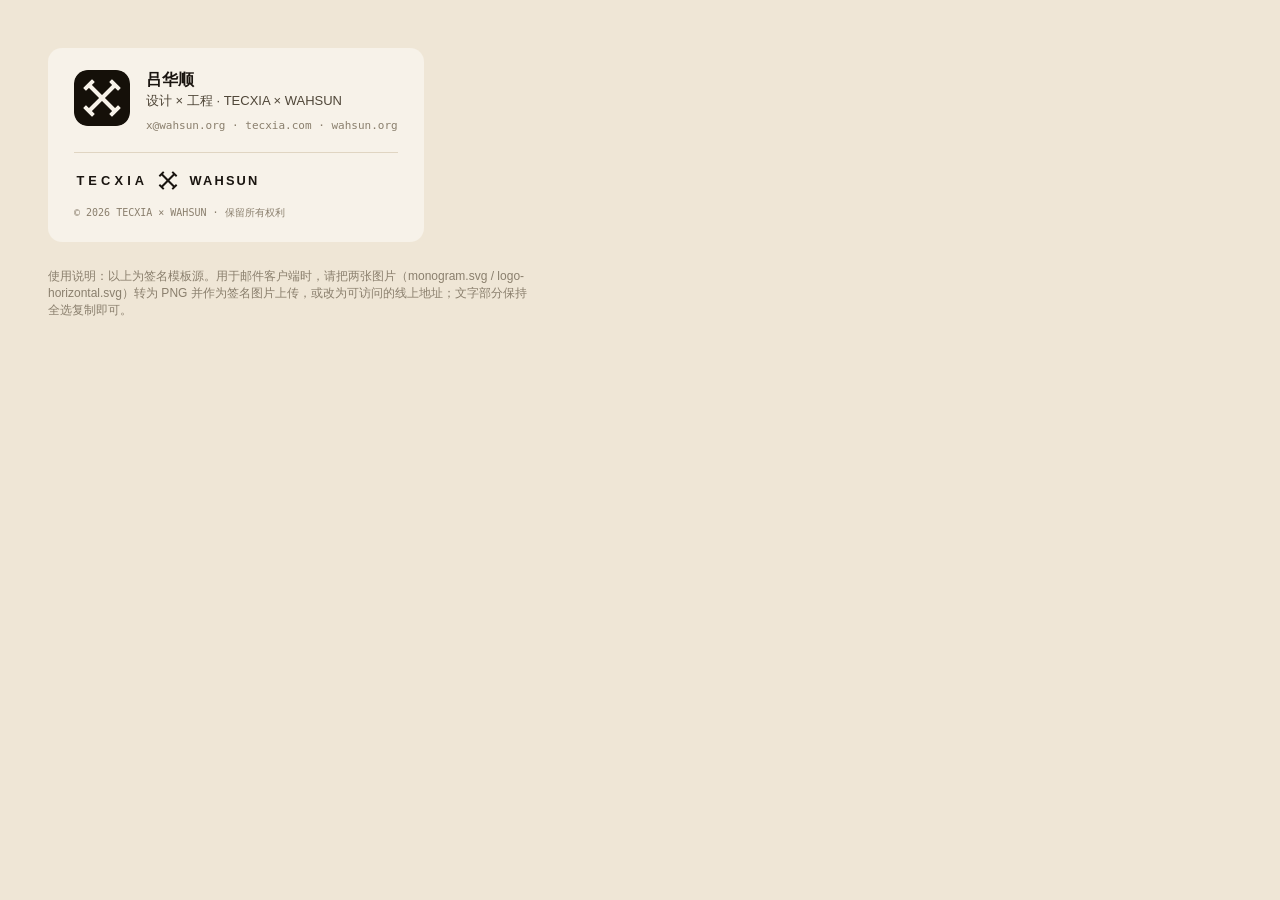
<file: applications/email-signature.html>
<!doctype html>
<html lang="zh-CN">
<head>
<meta charset="utf-8">
<title>TECXIA × WAHSUN · 邮件签名</title>
<style>body{background:#EFE6D6;padding:40px;font-family:-apple-system,'PingFang SC',sans-serif}</style>
</head>
<body>
<!-- 邮件签名（表格布局，兼容主流客户端；使用时请将两张图片改为附件/线上地址） -->
<table cellpadding="0" cellspacing="0" border="0" style="font-family:-apple-system,'PingFang SC','Helvetica Neue',Arial,sans-serif;color:#1A1510;background:#F7F2E9;border-radius:14px;padding:0">
  <tr>
    <td style="padding:22px 26px">
      <table cellpadding="0" cellspacing="0" border="0">
        <tr>
          <td style="vertical-align:top;padding-right:16px">
            <img src="../assets/logo-monogram.svg" width="56" height="56" alt="TECXIA × WAHSUN" style="display:block;border-radius:14px">
          </td>
          <td style="vertical-align:top">
            <div style="font-size:16px;font-weight:600;line-height:1.3">吕华顺</div>
            <div style="font-size:13px;color:#4F4638;line-height:1.5">设计 × 工程 · TECXIA × WAHSUN</div>
            <div style="font-family:'SF Mono',Menlo,monospace;font-size:11px;color:#8A7F6D;line-height:1.8;margin-top:6px">
              <a href="mailto:x@wahsun.org" style="color:#8A7F6D;text-decoration:none">x@wahsun.org</a> · <a href="https://tecxia.com" style="color:#8A7F6D;text-decoration:none">tecxia.com</a> · <a href="https://wahsun.org" style="color:#8A7F6D;text-decoration:none">wahsun.org</a>
            </div>
          </td>
        </tr>
      </table>
      <div style="border-top:1px solid #E0D5C2;margin:16px 0 10px"></div>
      <div>
        <img src="../assets/logo-horizontal.svg" width="188" height="35" alt="TECXIA × WAHSUN" style="display:block">
      </div>
      <div style="font-family:'SF Mono',Menlo,monospace;font-size:10px;color:#8A7F6D;margin-top:8px">© 2026 TECXIA × WAHSUN · 保留所有权利</div>
    </td>
  </tr>
</table>
<p style="font-size:12px;color:#8A7F6D;max-width:480px;margin-top:26px">使用说明：以上为签名模板源。用于邮件客户端时，请把两张图片（monogram.svg / logo-horizontal.svg）转为 PNG 并作为签名图片上传，或改为可访问的线上地址；文字部分保持全选复制即可。</p>
</body>
</html>
</file>
<file: tokens/tokens.css>
:root{
  /* TECXIA × WAHSUN — Design Tokens v2.0 */
  --tw-ink:#1A1510;
  --tw-ink-soft:#4F4638;
  --tw-muted:#8A7F6D;
  --tw-paper:#F7F2E9;
  --tw-paper-deep:#EFE6D6;
  --tw-line:#E0D5C2;
  --tw-signal:#C25A2E;
  --tw-signal-deep:#9C4520;
  --tw-night:#151009;
  --tw-night-soft:#241C12;
  --tw-paper-on-night:#F1EADC;

  --tw-font-sans:-apple-system,'SF Pro Display','Helvetica Neue','PingFang SC','Noto Sans SC',Arial,sans-serif;
  --tw-font-mono:'SF Mono',ui-monospace,Menlo,'JetBrains Mono',Consolas,'PingFang SC',monospace;

  --tw-track-caps:.18em;
  --tw-radius-s:8px;
  --tw-radius-m:14px;
  --tw-radius-l:22px;
  --tw-radius-xl:32px;

  /* 交记记号几何（相对名义尺寸 1）：inset .09 · 线宽 .13 · 短杠 .40 · 圆角 .026 */
}
</file>
